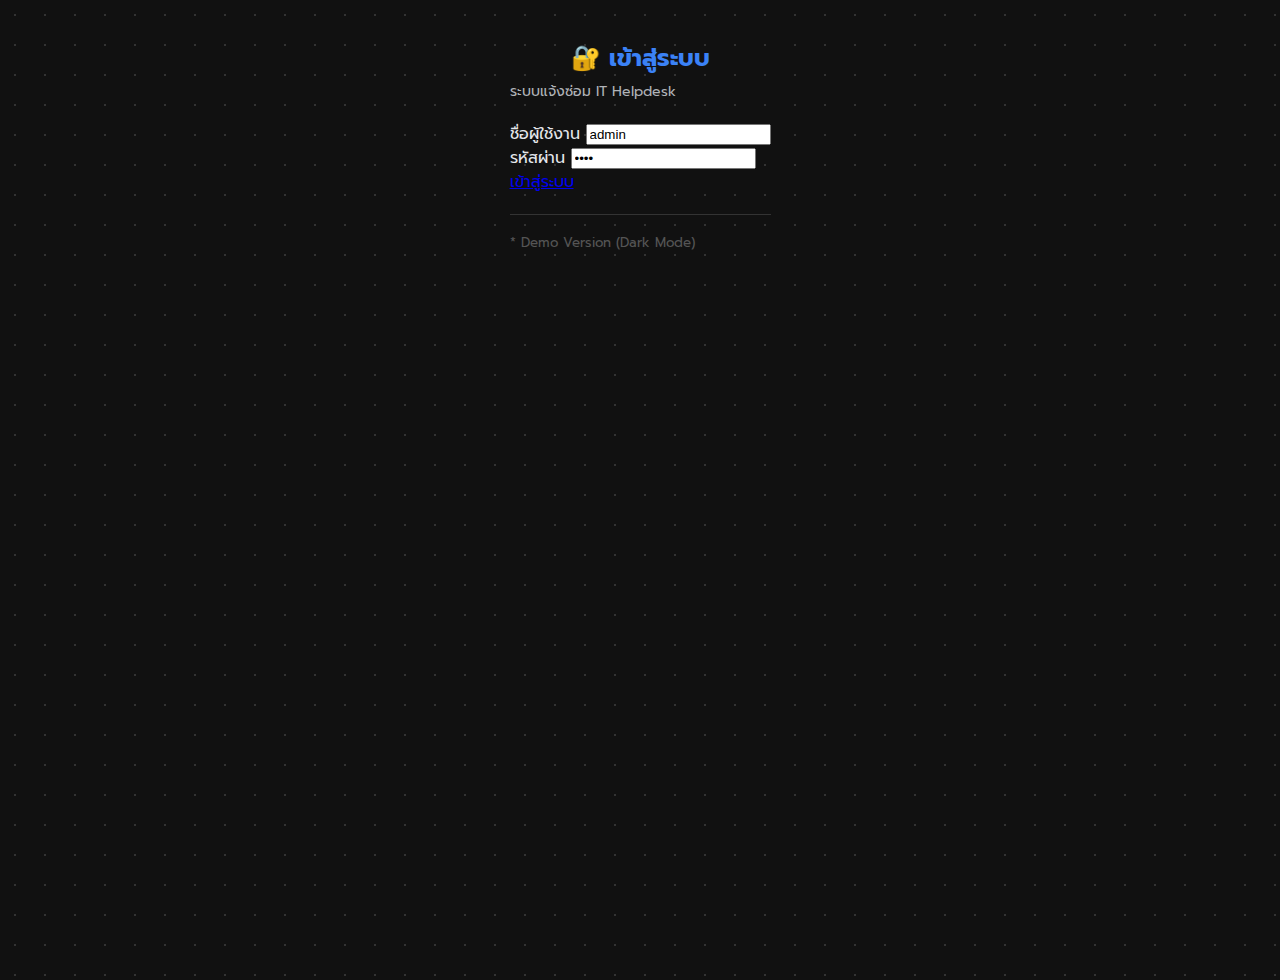
<file: Helpdesk-Demo/index.html>
<!DOCTYPE html>
<html lang="th">
<head>
    <meta charset="UTF-8">
    <meta name="viewport" content="width=device-width, initial-scale=1.0">
    <title>เข้าสู่ระบบ - IT Helpdesk (Demo)</title>
    <link rel="stylesheet" href="style.css">
</head>
<body class="auth-body">
    <div class="auth-wrapper">
        <div class="auth-box">
            <div style="margin-bottom: 20px;">
                <h1 style="color: #3b82f6; margin: 0; justify-content: center;">🔐 เข้าสู่ระบบ</h1>
                <p style="color: #b0b3b8; font-size: 14px; margin-top: 5px;">ระบบแจ้งซ่อม IT Helpdesk</p>
            </div>
            
            <div class="input-group">
                <label>ชื่อผู้ใช้งาน</label>
                <input type="text" placeholder="admin" value="admin">
            </div>
            <div class="input-group">
                <label>รหัสผ่าน</label>
                <input type="password" placeholder="••••" value="1234">
            </div>

            <a href="dashboard.html" class="btn-login">เข้าสู่ระบบ</a>

            <div style="margin-top: 20px; border-top: 1px solid #333; padding-top: 15px;">
                <small style="color: #555;">* Demo Version (Dark Mode)</small>
            </div>
        </div>
    </div>
</body>
</html>
</file>
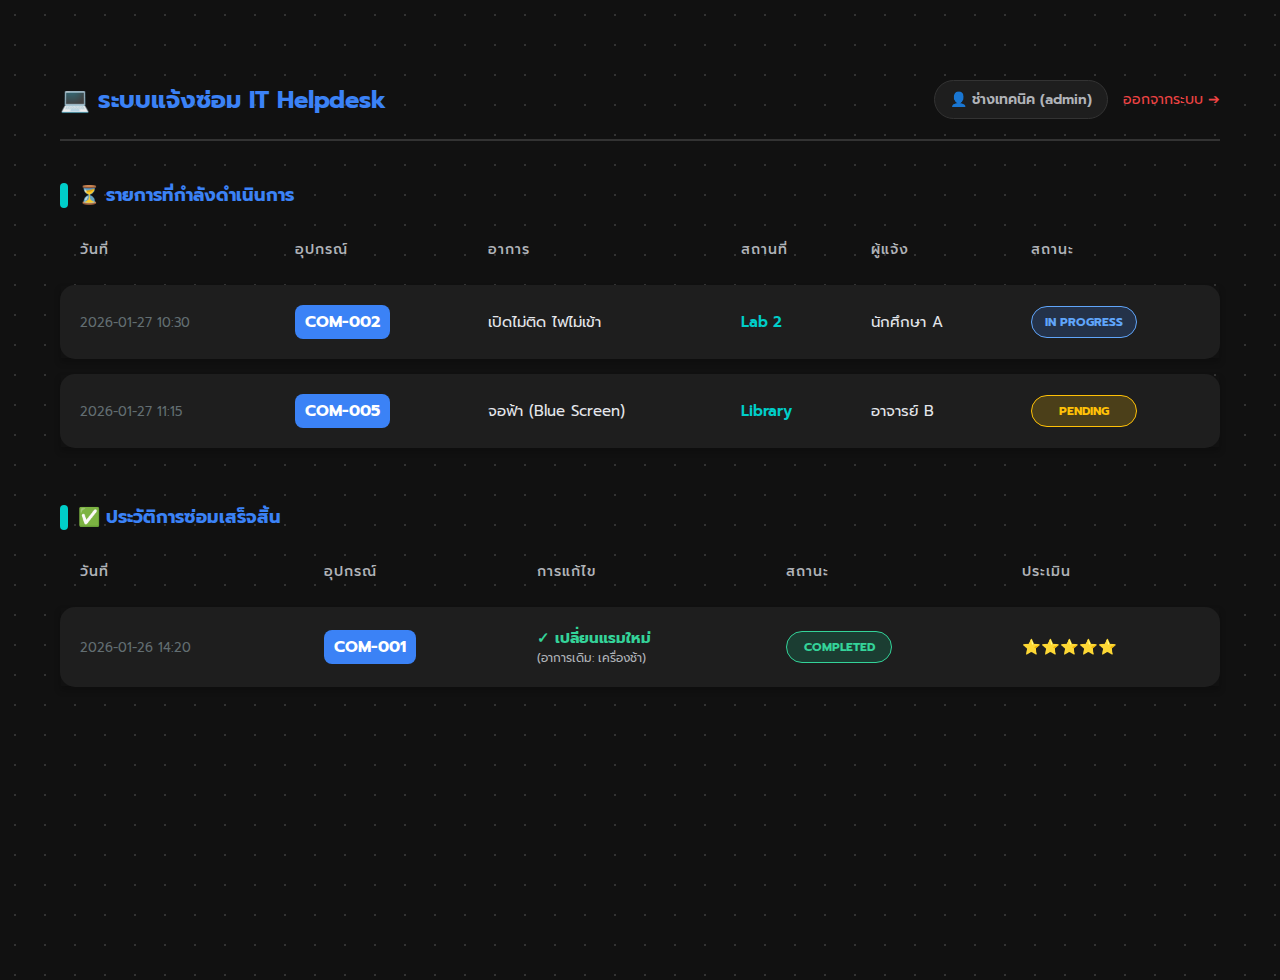
<file: Helpdesk-Demo/dashboard.html>
<!DOCTYPE html>
<html lang="th">
<head>
    <meta charset="UTF-8">
    <meta name="viewport" content="width=device-width, initial-scale=1.0">
    <title>Dashboard - IT Helpdesk</title>
    <link rel="stylesheet" href="style.css">
</head>
<body>
    <div class="container">
        <header>
            <h1>💻 ระบบแจ้งซ่อม IT Helpdesk</h1>
            <div style="display: flex; gap: 15px; align-items: center;">
                <span class="user-badge">👤 ช่างเทคนิค (admin)</span>
                <a href="index.html" style="color: #ef4444; text-decoration: none; font-size: 14px;">ออกจากระบบ ➔</a>
            </div>
        </header>

        <h2>⏳ รายการที่กำลังดำเนินการ</h2>
        <table>
            <thead>
                <tr>
                    <th>วันที่</th>
                    <th>อุปกรณ์</th>
                    <th>อาการ</th>
                    <th>สถานที่</th>
                    <th>ผู้แจ้ง</th>
                    <th>สถานะ</th>
                </tr>
            </thead>
            <tbody>
                <tr>
                    <td style="color: #636e72; font-size: 13px;">2026-01-27 10:30</td>
                    <td><span class="col-device">COM-002</span></td>
                    <td>เปิดไม่ติด ไฟไม่เข้า</td>
                    <td><span class="col-location">Lab 2</span></td>
                    <td>นักศึกษา A</td>
                    <td><span class="badge status-In">In Progress</span></td>
                </tr>
                <tr>
                    <td style="color: #636e72; font-size: 13px;">2026-01-27 11:15</td>
                    <td><span class="col-device">COM-005</span></td>
                    <td>จอฟ้า (Blue Screen)</td>
                    <td><span class="col-location">Library</span></td>
                    <td>อาจารย์ B</td>
                    <td><span class="badge status-Pending">Pending</span></td>
                </tr>
            </tbody>
        </table>

        <h2>✅ ประวัติการซ่อมเสร็จสิ้น</h2>
        <table>
            <thead>
                <tr>
                    <th>วันที่</th>
                    <th>อุปกรณ์</th>
                    <th>การแก้ไข</th>
                    <th>สถานะ</th>
                    <th>ประเมิน</th>
                </tr>
            </thead>
            <tbody>
                <tr>
                    <td style="color: #636e72; font-size: 13px;">2026-01-26 14:20</td>
                    <td><span class="col-device">COM-001</span></td>
                    <td>
                        <div style="font-weight: bold; color: #34d399;">✓ เปลี่ยนแรมใหม่</div>
                        <div style="font-size: 12px; color: #b0b3b8;">(อาการเดิม: เครื่องช้า)</div>
                    </td>
                    <td><span class="badge status-Completed">Completed</span></td>
                    <td>⭐⭐⭐⭐⭐</td>
                </tr>
            </tbody>
        </table>
    </div>
</body>
</html>
</file>
<file: Helpdesk-Demo/style.css>
/* Google Font */
@import url('https://fonts.googleapis.com/css2?family=Prompt:wght@300;400;500;600;700&display=swap');

:root {
    /* เปลี่ยนชุดสีเป็น Dark Mode */
    --primary-blue: #3b82f6;      /* ฟ้าสว่างขึ้นเพื่อให้เด่นบนพื้นดำ */
    --light-blue: #60a5fa;        /* ฟ้าอ่อนแบบสว่าง */
    --teal: #00cec9;              /* เขียวน้ำทะเล */
    
    --bg-color: #111111;          /* สีพื้นหลังดำเข้ม (ตามภาพ) */
    --text-color: #e4e6eb;        /* สีตัวหนังสือขาวควันบุหรี่ (อ่านง่ายสบายตา) */
    --card-bg: #1e1e1e;           /* สีพื้นหลังของกล่อง/การ์ด (เทาเข้ม) */
    --border-color: #333333;      /* สีเส้นขอบเทาเข้ม */
    
    --border-radius: 15px;
}

body {
    font-family: 'Prompt', sans-serif;
    color: var(--text-color);
    margin: 0;
    padding: 40px 20px;
    min-height: 100vh;
    
    /* --- พื้นหลัง Dark Mode แบบในรูป --- */
    background-color: var(--bg-color);
    /* สร้างลายจุดจางๆ (Dot Pattern) */
    background-image: radial-gradient(#333 1px, transparent 1px);
    background-size: 30px 30px; /* ระยะห่างระหว่างจุด */
    /* -------------------------------- */
    
    display: flex;
    justify-content: center;
}

.container {
    width: 100%;
    max-width: 1200px;
    /* เปลี่ยนพื้นหลังเป็นโปร่งใส เพื่อให้เห็นลายพื้นหลังด้านหลัง */
    background: transparent;
    padding: 40px;
    border-radius: 25px;
    /* เอา backdrop-filter และเงาออก เพื่อความคลีนแบบในรูป */
    /* box-shadow: 0 20px 50px rgba(0,0,0,0.1); */
    /* backdrop-filter: blur(10px); */
}

/* Header */
header {
    display: flex;
    justify-content: space-between;
    align-items: center;
    padding-bottom: 20px;
    /* เปลี่ยนสีเส้นขอบด้านล่าง */
    border-bottom: 2px solid var(--border-color);
    margin-bottom: 30px;
}
h1 { color: var(--primary-blue); margin: 0; display: flex; align-items: center; font-size: 24px;}
.user-badge {
    /* ปรับสีป้ายชื่อผู้ใช้ */
    background: var(--card-bg);
    border: 1px solid var(--border-color);
    padding: 8px 15px;
    border-radius: 30px;
    font-size: 14px;
    color: #b0b3b8; /* สีเทาอ่อน */
    font-weight: 600;
}

/* Headings */
h2 {
    font-size: 18px;
    color: var(--primary-blue);
    margin-top: 40px;
    margin-bottom: 15px;
    display: flex;
    align-items: center;
}
h2::before { content: ''; display: inline-block; width: 8px; height: 25px; background: var(--teal); margin-right: 10px; border-radius: 4px;}

/* --- Table Design แบบแยกกล่อง (Card Style) --- */
table {
    width: 100%;
    border-collapse: separate;
    border-spacing: 0 15px;
}

th {
    text-align: left;
    color: #b0b3b8; /* สีหัวตารางเทาอ่อน */
    font-weight: 500;
    padding: 0 20px 10px 20px;
    font-size: 14px;
    text-transform: uppercase;
    letter-spacing: 1px;
}

tbody tr {
    /* เปลี่ยนสีพื้นหลังของแถวเป็นสีการ์ด */
    background-color: var(--card-bg);
    /* เพิ่มเส้นขอบเพื่อให้ดูมีมิติ */
    border: 1px solid var(--border-color);
    box-shadow: 0 4px 6px rgba(0,0,0,0.2); /* เงาเข้มขึ้นเล็กน้อย */
    transition: transform 0.2s, border-color 0.2s;
}

tbody tr:hover {
    transform: scale(1.01);
    /* เปลี่ยนสีขอบเมื่อเอาเมาส์ไปชี้ */
    border-color: var(--primary-blue);
    box-shadow: 0 8px 15px rgba(0,0,0,0.3);
}

td {
    padding: 20px;
    vertical-align: middle;
    border: none;
    font-size: 15px;
}

/* ทำมุมมนให้แถว */
td:first-child { border-top-left-radius: var(--border-radius); border-bottom-left-radius: var(--border-radius); }
td:last-child { border-top-right-radius: var(--border-radius); border-bottom-right-radius: var(--border-radius); }

/* --- จัดระเบียบข้อมูลในตาราง --- */
.col-date { font-size: 13px; color: #b0b3b8; white-space: nowrap; }
.col-device {
    font-weight: 700;
    color: #ffffff;
    font-size: 16px;
    /* ปรับพื้นหลังชื่ออุปกรณ์ */
    background: var(--primary-blue);
    padding: 5px 10px;
    border-radius: 8px;
    display: inline-block;
}
.col-problem { color: var(--text-color); line-height: 1.4; }
.col-location { font-weight: 600; color: var(--teal); }
.col-user { font-size: 14px; font-weight: 500; color: #b0b3b8; display: flex; align-items: center;}
.col-user span { margin-left: 5px; }

/* Status Badges */
.badge { padding: 6px 12px; border-radius: 20px; font-size: 12px; font-weight: 700; text-transform: uppercase; display: inline-block; text-align: center; min-width: 80px;}
/* ปรับสี Badge ให้เข้ากับ Dark Mode */
.status-Pending { background: rgba(255, 193, 7, 0.2); color: #ffc107; border: 1px solid #ffc107; }
.status-In { background: rgba(59, 130, 246, 0.2); color: #60a5fa; border: 1px solid #60a5fa; }
.status-Completed { background: rgba(16, 185, 129, 0.2); color: #34d399; border: 1px solid #34d399; }

/* --- Buttons --- */
.action-group { display: flex; gap: 8px; }
.btn {
    text-decoration: none;
    padding: 8px 12px;
    border-radius: 10px;
    font-size: 13px;
    font-weight: 600;
    transition: 0.2s;
    display: inline-flex;
    align-items: center;
    border: none;
    cursor: pointer;
}
.btn:hover { transform: translateY(-2px); filter: brightness(1.1); }

.btn-add { background: linear-gradient(45deg, #00b894, #00cec9); color: white; padding: 12px 25px; font-size: 16px; border-radius: 50px; box-shadow: 0 5px 15px rgba(0, 184, 148, 0.4);}
/* ปรับสีปุ่ม Update */
.btn-update { background: #3a3b3c; color: #ffffff; border: 1px solid #555; }
.btn-update:hover { background: var(--primary-blue); color: white; border-color: var(--primary-blue); }
.btn-delete { background: rgba(239, 68, 68, 0.2); color: #ef4444; border: 1px solid #ef4444; }
.btn-delete:hover { background: #ef4444; color: white; }
.btn-rate { background: #f59e0b; color: #000000; }

/* ราคารวม */
/* ปรับสีกล่องราคารวม */
.cost-display { background: rgba(236, 72, 153, 0.2); padding: 8px 15px; border-radius: 10px; font-weight: bold; color: #f472b6; display: inline-block; border: 1px solid #f472b6;}
</file>
